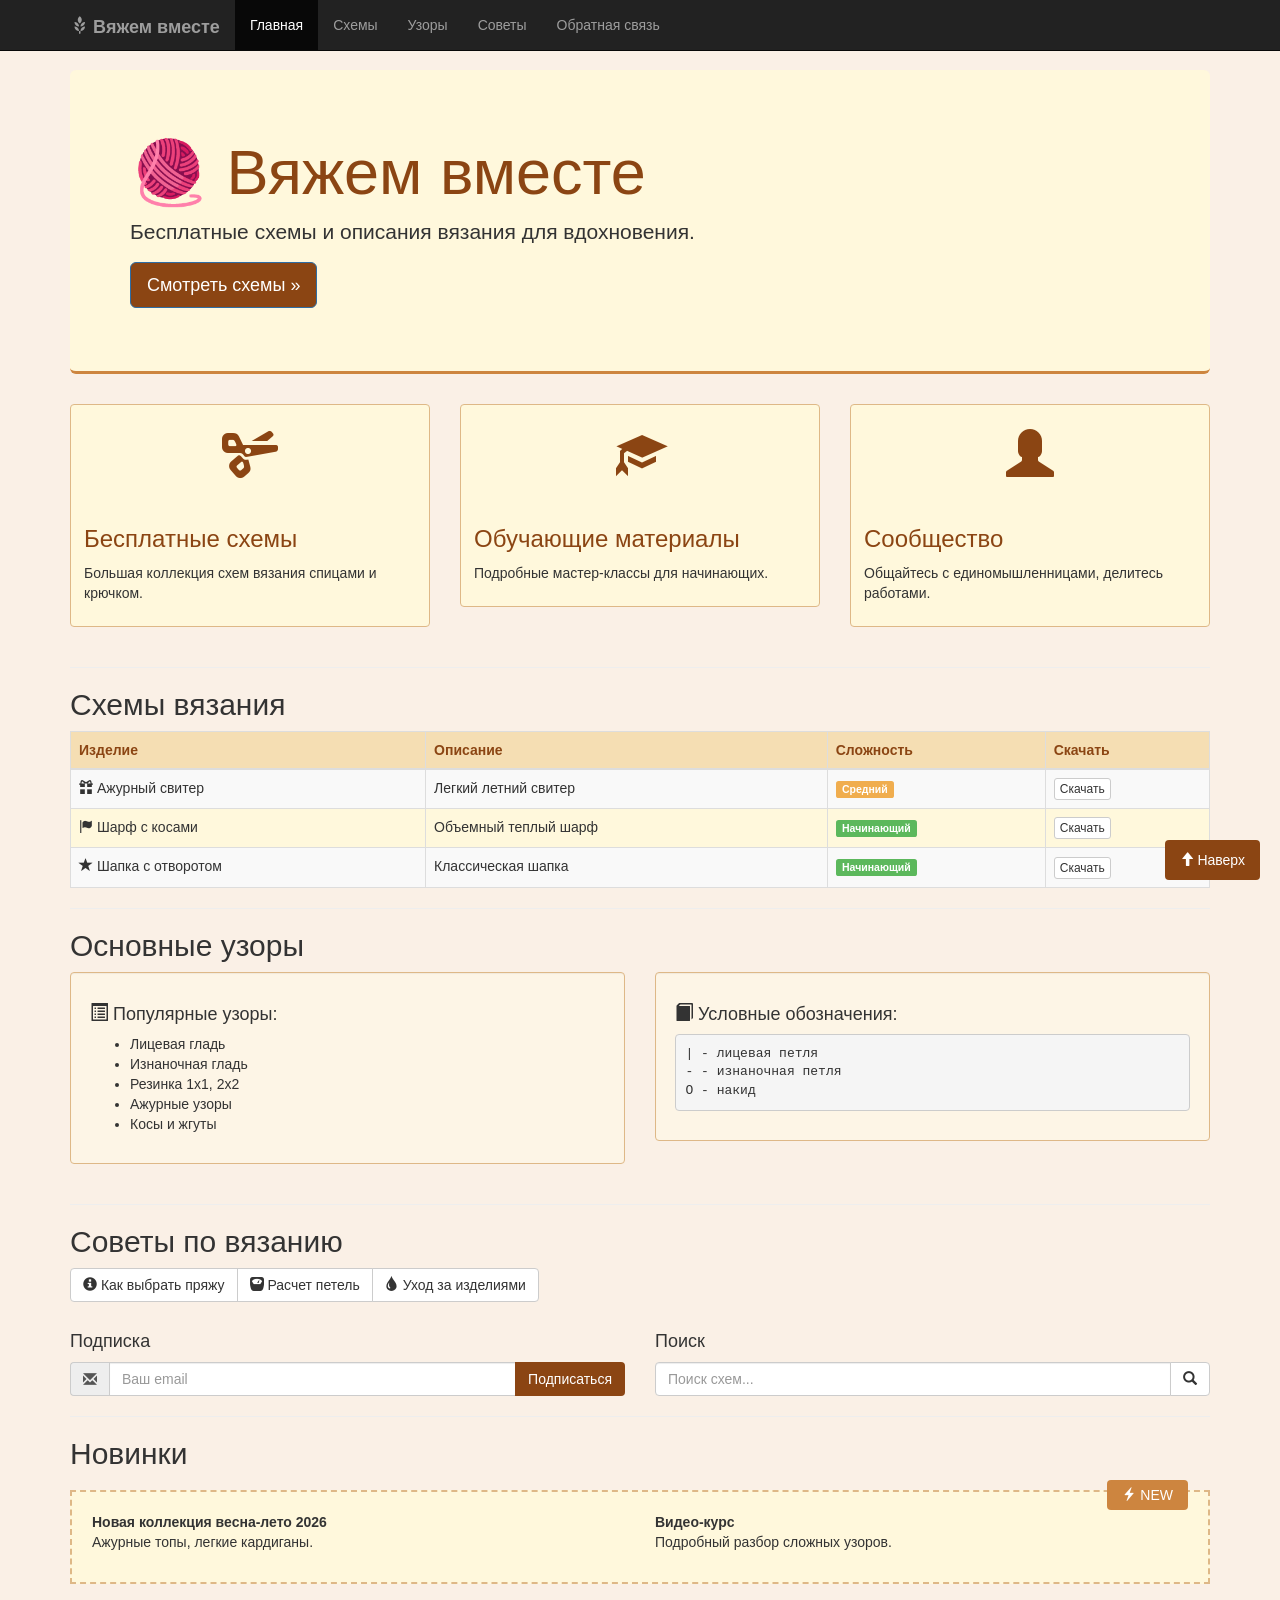
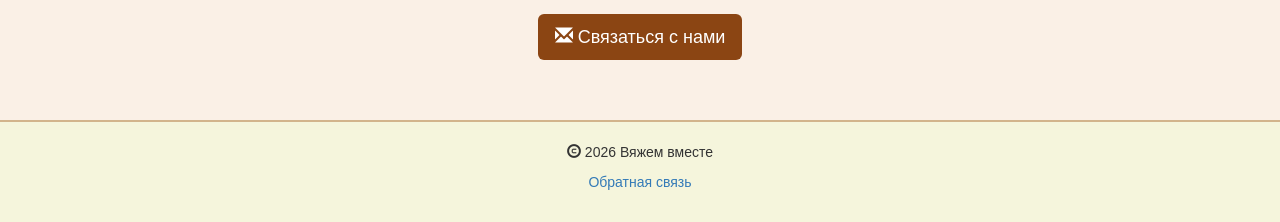
<file: index.html>
<!DOCTYPE html>
<html lang="ru">
<head>
    <meta charset="UTF-8">
    <meta name="viewport" content="width=device-width, initial-scale=1.0">
    <title>Вяжем вместе | Схемы и описания</title>
    
    <!-- Bootstrap CSS (CDN) -->
    <link rel="stylesheet" href="https://maxcdn.bootstrapcdn.com/bootstrap/3.4.1/css/bootstrap.min.css">
    
    <style>
        body {
            padding-top: 70px;
            background-color: #faf0e6;
        }
        .navbar-brand {
            font-weight: bold;
        }
        .jumbotron {
            background-color: #fff8dc;
            border-bottom: 3px solid #cd853f;
        }
        .jumbotron h1 {
            color: #8b4513;
        }
        .thumbnail {
            background-color: #fff8dc;
            border-color: #deb887;
        }
        .thumbnail h3 {
            color: #8b4513;
        }
        .table-knitting {
            background-color: #fff8dc;
        }
        .table-knitting > thead > tr > th {
            background-color: #f5deb3;
            color: #8b4513;
        }
        .well {
            background-color: #fdf5e6;
            border-color: #deb887;
        }
        .footer {
            margin-top: 30px;
            padding: 20px 0;
            background-color: #f5f5dc;
            border-top: 2px solid #d2b48c;
            text-align: center;
        }
        .btn-knitting {
            background-color: #8b4513;
            color: white;
        }
        .btn-knitting:hover {
            background-color: #a0522d;
            color: white;
        }
        .pattern-container {
            position: relative;
            padding: 20px;
            margin: 20px 0;
            border: 2px dashed #deb887;
            background-color: #fff8dc;
        }
        .pattern-label {
            position: absolute;
            top: -12px;
            right: 20px;
            background-color: #cd853f;
            color: white;
            padding: 5px 15px;
            border-radius: 4px;
        }
        .top-button {
            position: fixed;
            bottom: 20px;
            right: 20px;
            background-color: #8b4513;
            padding: 10px 15px;
            border-radius: 4px;
            z-index: 100;
        }
        .top-button a {
            color: white;
            text-decoration: none;
        }
    </style>
</head>
<body>

    <!-- НАВИГАЦИОННОЕ МЕНЮ -->
    <nav class="navbar navbar-inverse navbar-fixed-top">
        <div class="container">
            <div class="navbar-header">
                <button type="button" class="navbar-toggle collapsed" data-toggle="collapse" data-target="#navbar">
                    <span class="sr-only">Меню</span>
                    <span class="icon-bar"></span>
                    <span class="icon-bar"></span>
                    <span class="icon-bar"></span>
                </button>
                <a class="navbar-brand" href="index.html">
                    <span class="glyphicon glyphicon-grain"></span> Вяжем вместе
                </a>
            </div>
            <div class="collapse navbar-collapse" id="navbar">
                <ul class="nav navbar-nav">
                    <li class="active"><a href="index.html">Главная</a></li>
                    <li><a href="#patterns">Схемы</a></li>
                    <li><a href="#stitches">Узоры</a></li>
                    <li><a href="#tips">Советы</a></li>
                    <!-- ВАЖНО: правильная ссылка на form.html -->
                    <li><a href="form.html">Обратная связь</a></li>
                </ul>
            </div>
        </div>
    </nav>

    <div class="container">
        
        <div class="jumbotron">
            <h1>🧶 Вяжем вместе</h1>
            <p>Бесплатные схемы и описания вязания для вдохновения.</p>
            <p><a class="btn btn-primary btn-lg btn-knitting" href="#patterns">Смотреть схемы &raquo;</a></p>
        </div>

        <div class="row">
            <div class="col-md-4 col-sm-6">
                <div class="thumbnail">
                    <span class="glyphicon glyphicon-scissors" style="font-size: 48px; display: block; text-align: center; margin: 20px 0; color: #8b4513;"></span>
                    <div class="caption">
                        <h3>Бесплатные схемы</h3>
                        <p>Большая коллекция схем вязания спицами и крючком.</p>
                    </div>
                </div>
            </div>
            <div class="col-md-4 col-sm-6">
                <div class="thumbnail">
                    <span class="glyphicon glyphicon-education" style="font-size: 48px; display: block; text-align: center; margin: 20px 0; color: #8b4513;"></span>
                    <div class="caption">
                        <h3>Обучающие материалы</h3>
                        <p>Подробные мастер-классы для начинающих.</p>
                    </div>
                </div>
            </div>
            <div class="col-md-4 col-sm-6">
                <div class="thumbnail">
                    <span class="glyphicon glyphicon-user" style="font-size: 48px; display: block; text-align: center; margin: 20px 0; color: #8b4513;"></span>
                    <div class="caption">
                        <h3>Сообщество</h3>
                        <p>Общайтесь с единомышленницами, делитесь работами.</p>
                    </div>
                </div>
            </div>
        </div>

        <hr>

        <h2 id="patterns">Схемы вязания</h2>
        <table class="table table-striped table-bordered table-knitting">
            <thead>
                <tr><th>Изделие</th><th>Описание</th><th>Сложность</th><th>Скачать</th></tr>
            </thead>
            <tbody>
                <tr><td><span class="glyphicon glyphicon-gift"></span> Ажурный свитер</td><td>Легкий летний свитер</td><td><span class="label label-warning">Средний</span></td><td><button class="btn btn-xs btn-default">Скачать</button></td></tr>
                <tr><td><span class="glyphicon glyphicon-flag"></span> Шарф с косами</td><td>Объемный теплый шарф</td><td><span class="label label-success">Начинающий</span></td><td><button class="btn btn-xs btn-default">Скачать</button></td></tr>
                <tr><td><span class="glyphicon glyphicon-star"></span> Шапка с отворотом</td><td>Классическая шапка</td><td><span class="label label-success">Начинающий</span></td><td><button class="btn btn-xs btn-default">Скачать</button></td></tr>
            </tbody>
        </table>

        <hr>

        <h2 id="stitches">Основные узоры</h2>
        <div class="row">
            <div class="col-md-6">
                <div class="well">
                    <h4><span class="glyphicon glyphicon-list-alt"></span> Популярные узоры:</h4>
                    <ul><li>Лицевая гладь</li><li>Изнаночная гладь</li><li>Резинка 1x1, 2x2</li><li>Ажурные узоры</li><li>Косы и жгуты</li></ul>
                </div>
            </div>
            <div class="col-md-6">
                <div class="well">
                    <h4><span class="glyphicon glyphicon-book"></span> Условные обозначения:</h4>
                    <pre>| - лицевая петля
- - изнаночная петля
O - накид</pre>
                </div>
            </div>
        </div>

        <hr>

        <h2 id="tips">Советы по вязанию</h2>
        
        <div class="btn-group" role="group">
            <button class="btn btn-default"><span class="glyphicon glyphicon-info-sign"></span> Как выбрать пряжу</button>
            <button class="btn btn-default"><span class="glyphicon glyphicon-scale"></span> Расчет петель</button>
            <button class="btn btn-default"><span class="glyphicon glyphicon-tint"></span> Уход за изделиями</button>
        </div>

        <div class="row" style="margin-top: 20px;">
            <div class="col-md-6">
                <h4>Подписка</h4>
                <div class="input-group">
                    <span class="input-group-addon"><span class="glyphicon glyphicon-envelope"></span></span>
                    <input type="email" class="form-control" placeholder="Ваш email">
                    <span class="input-group-btn"><button class="btn btn-knitting">Подписаться</button></span>
                </div>
            </div>
            <div class="col-md-6">
                <h4>Поиск</h4>
                <div class="input-group">
                    <input type="text" class="form-control" placeholder="Поиск схем...">
                    <span class="input-group-btn"><button class="btn btn-default"><span class="glyphicon glyphicon-search"></span></button></span>
                </div>
            </div>
        </div>

        <hr>

        <h2>Новинки</h2>
        <div class="pattern-container">
            <div class="pattern-label"><span class="glyphicon glyphicon-flash"></span> NEW</div>
            <div class="row">
                <div class="col-md-6"><p><strong>Новая коллекция весна-лето 2026</strong><br>Ажурные топы, легкие кардиганы.</p></div>
                <div class="col-md-6"><p><strong>Видео-курс</strong><br>Подробный разбор сложных узоров.</p></div>
            </div>
        </div>

        <!-- КНОПКА ДЛЯ ПЕРЕХОДА НА ФОРМУ (добавлена для удобства) -->
        <div class="text-center" style="margin: 30px 0;">
            <a href="form.html" class="btn btn-lg btn-knitting">
                <span class="glyphicon glyphicon-envelope"></span> Связаться с нами
            </a>
        </div>

    </div>

    <div class="footer">
        <div class="container">
            <p><span class="glyphicon glyphicon-copyright-mark"></span> 2026 Вяжем вместе</p>
            <p><a href="form.html">Обратная связь</a></p>
        </div>
    </div>

    <div class="top-button">
        <a href="#"><span class="glyphicon glyphicon-arrow-up"></span> Наверх</a>
    </div>

    <script src="https://ajax.googleapis.com/ajax/libs/jquery/3.6.0/jquery.min.js"></script>
    <script src="https://maxcdn.bootstrapcdn.com/bootstrap/3.4.1/js/bootstrap.min.js"></script>

</body>
</html>
</file>
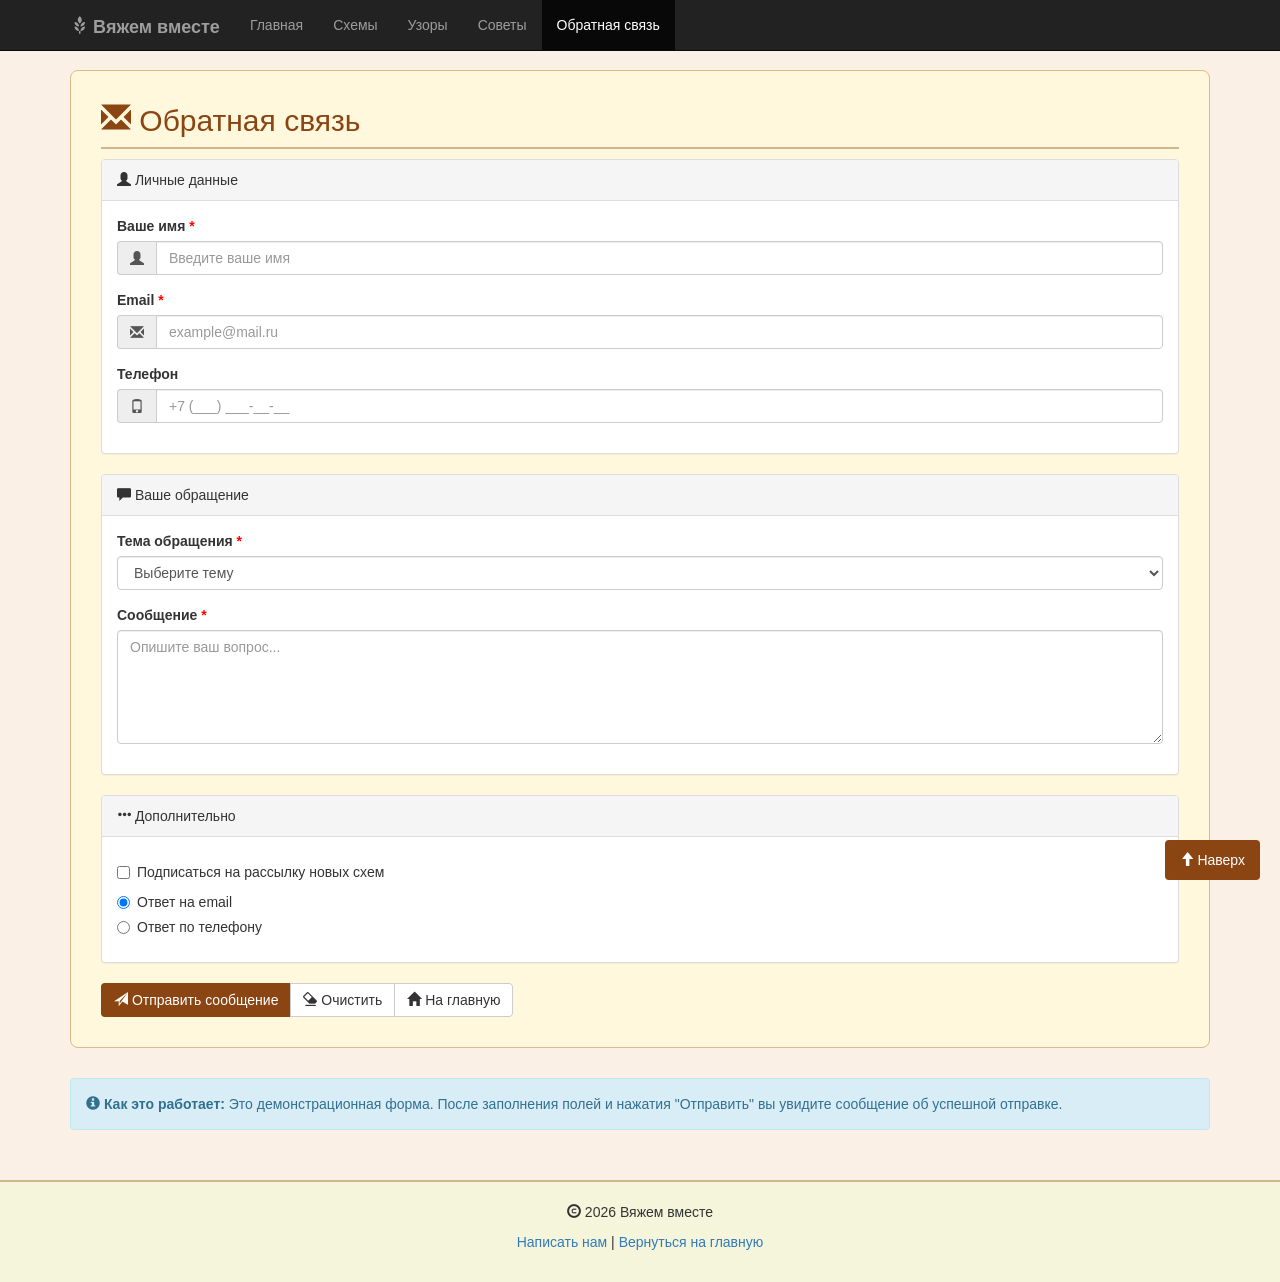
<file: form.html>
<!DOCTYPE html>
<html lang="ru">
<head>
    <meta charset="UTF-8">
    <meta name="viewport" content="width=device-width, initial-scale=1.0">
    <title>Вяжем вместе | Обратная связь</title>
    
    <link rel="stylesheet" href="https://maxcdn.bootstrapcdn.com/bootstrap/3.4.1/css/bootstrap.min.css">
    
    <style>
        body {
            padding-top: 70px;
            background-color: #faf0e6;
        }
        .navbar-brand {
            font-weight: bold;
        }
        .form-container {
            background-color: #fff8dc;
            padding: 30px;
            border-radius: 8px;
            border: 1px solid #deb887;
            margin-bottom: 30px;
        }
        .form-container h2 {
            color: #8b4513;
            margin-top: 0;
            border-bottom: 2px solid #d2b48c;
            padding-bottom: 10px;
        }
        .btn-knitting {
            background-color: #8b4513;
            color: white;
        }
        .btn-knitting:hover {
            background-color: #a0522d;
            color: white;
        }
        .footer {
            margin-top: 30px;
            padding: 20px 0;
            background-color: #f5f5dc;
            border-top: 2px solid #d2b48c;
            text-align: center;
        }
        .top-button {
            position: fixed;
            bottom: 20px;
            right: 20px;
            background-color: #8b4513;
            padding: 10px 15px;
            border-radius: 4px;
        }
        .top-button a {
            color: white;
            text-decoration: none;
        }
        .required:after {
            content: " *";
            color: red;
        }
        .alert-success {
            margin-top: 20px;
        }
    </style>
</head>
<body>

    <nav class="navbar navbar-inverse navbar-fixed-top">
        <div class="container">
            <div class="navbar-header">
                <button type="button" class="navbar-toggle collapsed" data-toggle="collapse" data-target="#navbar">
                    <span class="sr-only">Меню</span>
                    <span class="icon-bar"></span>
                    <span class="icon-bar"></span>
                    <span class="icon-bar"></span>
                </button>
                <a class="navbar-brand" href="index.html">
                    <span class="glyphicon glyphicon-grain"></span> Вяжем вместе
                </a>
            </div>
            <div class="collapse navbar-collapse" id="navbar">
                <ul class="nav navbar-nav">
                    <li><a href="index.html">Главная</a></li>
                    <li><a href="index.html#patterns">Схемы</a></li>
                    <li><a href="index.html#stitches">Узоры</a></li>
                    <li><a href="index.html#tips">Советы</a></li>
                    <li class="active"><a href="form.html">Обратная связь</a></li>
                </ul>
            </div>
        </div>
    </nav>

    <div class="container">
        
        <div class="form-container">
            <h2>
                <span class="glyphicon glyphicon-envelope"></span> 
                Обратная связь
            </h2>
            
            <!-- Форма с действием: показывает сообщение при отправке -->
            <form action="#" method="post" onsubmit="showMessage(event)">
                
                <div class="panel panel-default">
                    <div class="panel-heading">
                        <span class="glyphicon glyphicon-user"></span> Личные данные
                    </div>
                    <div class="panel-body">
                        <div class="form-group">
                            <label class="required">Ваше имя</label>
                            <div class="input-group">
                                <span class="input-group-addon"><span class="glyphicon glyphicon-user"></span></span>
                                <input type="text" class="form-control" id="name" placeholder="Введите ваше имя" required>
                            </div>
                        </div>
                        
                        <div class="form-group">
                            <label class="required">Email</label>
                            <div class="input-group">
                                <span class="input-group-addon"><span class="glyphicon glyphicon-envelope"></span></span>
                                <input type="email" class="form-control" id="email" placeholder="example@mail.ru" required>
                            </div>
                        </div>
                        
                        <div class="form-group">
                            <label>Телефон</label>
                            <div class="input-group">
                                <span class="input-group-addon"><span class="glyphicon glyphicon-phone"></span></span>
                                <input type="tel" class="form-control" id="phone" placeholder="+7 (___) ___-__-__">
                            </div>
                        </div>
                    </div>
                </div>
                
                <div class="panel panel-default">
                    <div class="panel-heading">
                        <span class="glyphicon glyphicon-comment"></span> Ваше обращение
                    </div>
                    <div class="panel-body">
                        <div class="form-group">
                            <label class="required">Тема обращения</label>
                            <select class="form-control" id="subject" required>
                                <option value="">Выберите тему</option>
                                <option value="question">Вопрос по схеме</option>
                                <option value="suggestion">Предложение новой схемы</option>
                                <option value="cooperation">Сотрудничество</option>
                                <option value="other">Другое</option>
                            </select>
                        </div>
                        
                        <div class="form-group">
                            <label class="required">Сообщение</label>
                            <textarea class="form-control" id="message" rows="5" placeholder="Опишите ваш вопрос..." required></textarea>
                        </div>
                    </div>
                </div>
                
                <div class="panel panel-default">
                    <div class="panel-heading">
                        <span class="glyphicon glyphicon-option-horizontal"></span> Дополнительно
                    </div>
                    <div class="panel-body">
                        <div class="checkbox">
                            <label>
                                <input type="checkbox" id="subscribe"> Подписаться на рассылку новых схем
                            </label>
                        </div>
                        
                        <div class="radio">
                            <label>
                                <input type="radio" name="reply" value="email" checked> Ответ на email
                            </label>
                        </div>
                        <div class="radio">
                            <label>
                                <input type="radio" name="reply" value="phone"> Ответ по телефону
                            </label>
                        </div>
                    </div>
                </div>
                
                <div class="btn-group">
                    <button type="submit" class="btn btn-knitting">
                        <span class="glyphicon glyphicon-send"></span> Отправить сообщение
                    </button>
                    <button type="reset" class="btn btn-default" onclick="clearForm()">
                        <span class="glyphicon glyphicon-erase"></span> Очистить
                    </button>
                    <a href="index.html" class="btn btn-default">
                        <span class="glyphicon glyphicon-home"></span> На главную
                    </a>
                </div>
            </form>
            
            <!-- Место для сообщения об успешной отправке -->
            <div id="successMessage" class="alert alert-success" style="display: none;">
                <span class="glyphicon glyphicon-ok"></span> 
                <strong>Спасибо!</strong> Ваше сообщение отправлено. Мы свяжемся с вами в ближайшее время.
            </div>
        </div>
        
        <!-- Дополнительная информация -->
        <div class="alert alert-info">
            <span class="glyphicon glyphicon-info-sign"></span>
            <strong>Как это работает:</strong> Это демонстрационная форма. После заполнения полей и нажатия "Отправить" вы увидите сообщение об успешной отправке.
        </div>
        
    </div>

    <div class="footer">
        <div class="container">
            <p><span class="glyphicon glyphicon-copyright-mark"></span> 2026 Вяжем вместе</p>
            <p><a href="form.html">Написать нам</a> | <a href="index.html">Вернуться на главную</a></p>
        </div>
    </div>

    <div class="top-button">
        <a href="#"><span class="glyphicon glyphicon-arrow-up"></span> Наверх</a>
    </div>

    <script src="https://ajax.googleapis.com/ajax/libs/jquery/3.6.0/jquery.min.js"></script>
    <script src="https://maxcdn.bootstrapcdn.com/bootstrap/3.4.1/js/bootstrap.min.js"></script>
    
    <script>
        // Функция, которая срабатывает при отправке формы
        function showMessage(event) {
            event.preventDefault(); // Останавливаем реальную отправку на сервер
            
            // Проверяем, заполнены ли обязательные поля
            var name = document.getElementById('name').value;
            var email = document.getElementById('email').value;
            var subject = document.getElementById('subject').value;
            var message = document.getElementById('message').value;
            
            if (name && email && subject && message) {
                // Показываем сообщение об успехе
                document.getElementById('successMessage').style.display = 'block';
                
                // Прокручиваем страницу к сообщению
                document.getElementById('successMessage').scrollIntoView({ behavior: 'smooth' });
                
                // Опционально: очищаем форму (раскомментируйте, если нужно)
                // document.querySelector('form').reset();
            } else {
                alert('Пожалуйста, заполните все обязательные поля (отмеченные *)');
            }
        }
        
        // Функция для очистки формы
        function clearForm() {
            document.querySelector('form').reset();
            document.getElementById('successMessage').style.display = 'none';
        }
    </script>

</body>
</html>
</file>
